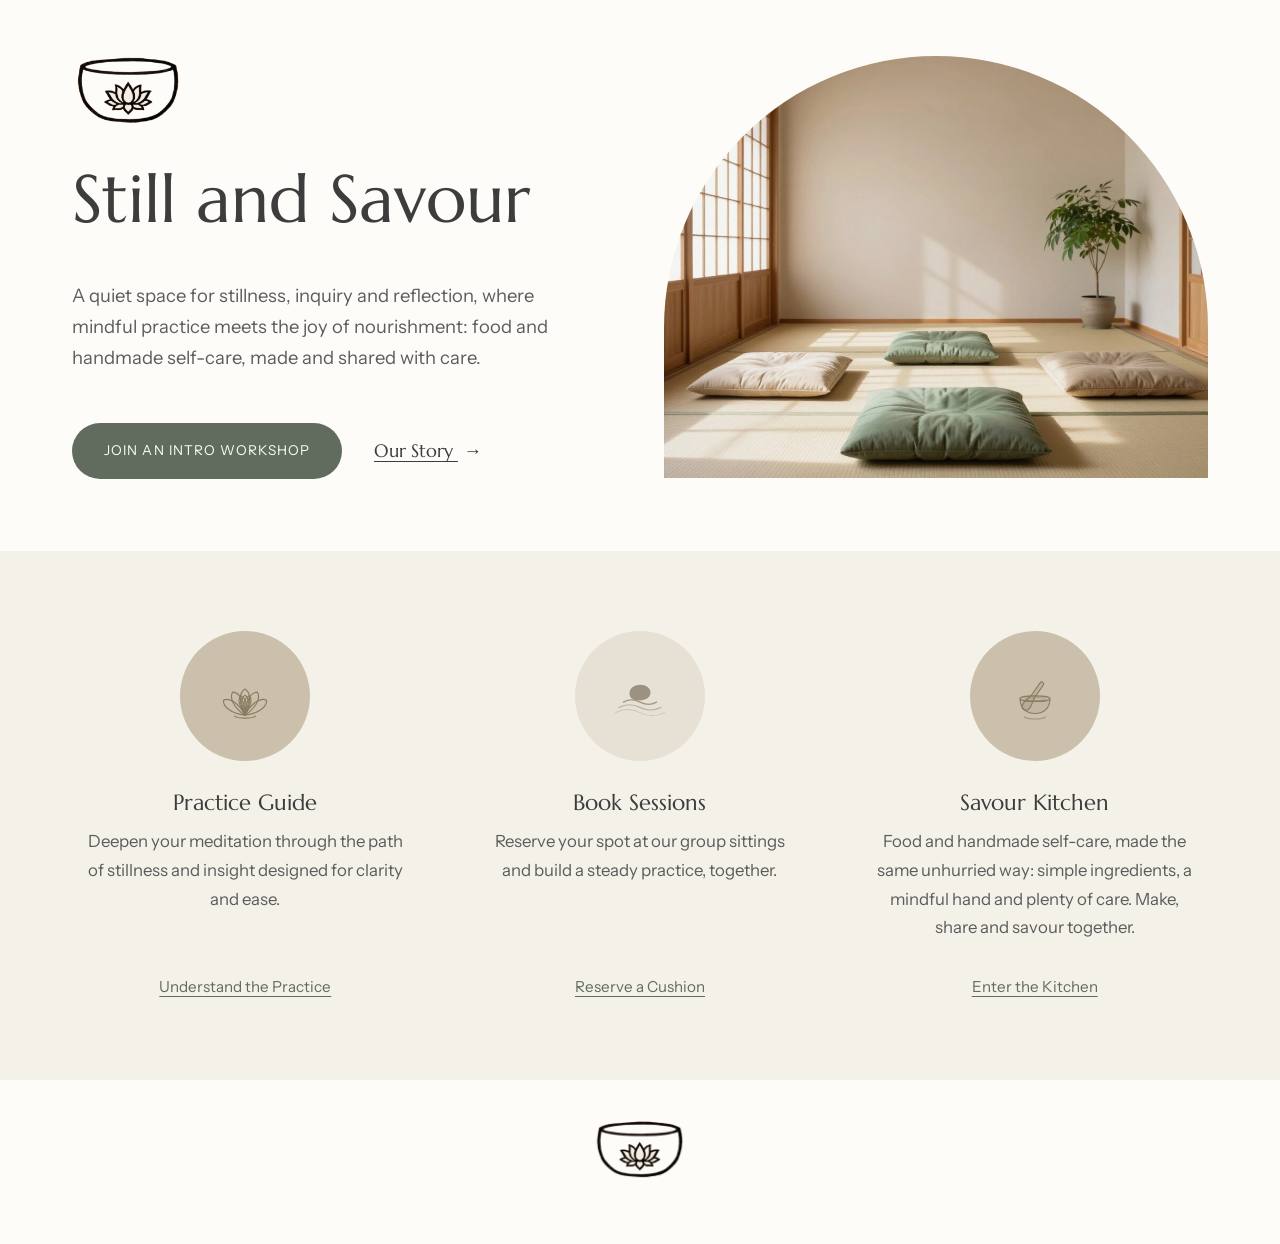
<file: index.html>
<!DOCTYPE html>
<html lang="en">
<head>
  <meta charset="UTF-8">
  <meta name="viewport" content="width=device-width, initial-scale=1.0">
  <title>Still and Savour</title>
  <meta name="description" content="A quiet space for stillness, inquiry and reflection, where mindful practice meets the joy of nourishment: food and handmade self-care, made and shared with care.">
  <link rel="stylesheet" href="styles.css">
</head>
<body>

  <main>

    <section class="hero">
      <div class="wrap">

        <div class="hero-top">
          <a class="logo-mark" href="index.html">
            <img src="images/logo.png" alt="Still and Savour logo">
          </a>
          <h1>Still and Savour</h1>
          <p class="lede">A quiet space for stillness, inquiry and reflection, where mindful practice meets the joy of nourishment: food and handmade self-care, made and shared with care.</p>
        </div>

        <div class="hero-visual">
          <div class="arch">
            <img src="images/hero-arch.jpg" alt="A quiet tatami room with floor cushions, shoji screens and a potted plant">
          </div>
        </div>

        <div class="hero-actions">
          <a class="btn btn-primary" href="https://cal.com/stillandsavour">Join an Intro Workshop</a>
          <a class="link-arrow" href="about.html">Our Story <span class="arrow">&#8594;</span></a>
        </div>

      </div>
    </section>

    <section class="section section-alt">
      <div class="wrap">
        <div class="card-grid">

          <div class="card">
            <div class="card-icon icon-tan">
              <svg viewBox="0 0 64 64" fill="none" stroke="currentColor" stroke-width="1.3" stroke-linejoin="round" stroke-linecap="round" xmlns="http://www.w3.org/2000/svg" aria-hidden="true">
                <g transform="translate(32,54)">
                  <path d="M0,0 C-7,-13 -7,-26 0,-30 C7,-26 7,-13 0,0 Z" transform="rotate(-55)"/>
                  <path d="M0,0 C-7,-13 -7,-26 0,-30 C7,-26 7,-13 0,0 Z" transform="rotate(-28)"/>
                  <path d="M0,0 C-7,-13 -7,-26 0,-30 C7,-26 7,-13 0,0 Z"/>
                  <path d="M0,0 C-7,-13 -7,-26 0,-30 C7,-26 7,-13 0,0 Z" transform="rotate(28)"/>
                  <path d="M0,0 C-7,-13 -7,-26 0,-30 C7,-26 7,-13 0,0 Z" transform="rotate(55)"/>
                </g>
                <g transform="translate(32,51)">
                  <path d="M0,0 C-5,-8 -5,-16 0,-20 C5,-16 5,-8 0,0 Z" transform="rotate(-14)"/>
                  <path d="M0,0 C-5,-8 -5,-16 0,-20 C5,-16 5,-8 0,0 Z"/>
                  <path d="M0,0 C-5,-8 -5,-16 0,-20 C5,-16 5,-8 0,0 Z" transform="rotate(14)"/>
                </g>
                <path d="M20,55 C24,58 40,58 44,55" />
              </svg>
            </div>
            <h3>Practice Guide</h3>
            <p>Deepen your meditation through the path of stillness and insight designed for clarity and ease.</p>
            <a class="text-link" href="https://saurabh50.substack.com/p/unconditioning-our-mind">Understand the Practice</a>
          </div>

          <div class="card">
            <div class="card-icon icon-cream">
              <svg viewBox="0 0 64 64" fill="none" stroke="currentColor" stroke-linecap="round" xmlns="http://www.w3.org/2000/svg" aria-hidden="true">
                <path d="M13 39 Q 22 34 32 39 T 51 39" stroke-width="1.4" opacity="0.9"/>
                <path d="M8 45 Q 20 39 32 45 T 56 45" stroke-width="1.3" opacity="0.6"/>
                <path d="M4 51 Q 18 44 32 51 T 60 51" stroke-width="1.2" opacity="0.35"/>
                <path d="M20,29 C20,23 25,19 32,19 C39,19 44,23 44,28 C44,34 38,37 31,37 C24,37 20,34 20,29 Z" fill="currentColor" stroke="none"/>
              </svg>
            </div>
            <h3>Book Sessions</h3>
            <p>Reserve your spot at our group sittings and build a steady practice, together.</p>
            <a class="text-link" href="https://cal.com/stillandsavour">Reserve a Cushion</a>
          </div>

          <div class="card">
            <div class="card-icon icon-tan">
              <svg viewBox="0 0 64 64" fill="none" stroke="currentColor" stroke-width="1.3" stroke-linecap="round" stroke-linejoin="round" xmlns="http://www.w3.org/2000/svg" aria-hidden="true">
                <path d="M15,35 C15,46 22,52 32,52 C42,52 49,46 49,35 C49,33.2 41.9,31.8 32,31.8 C22.1,31.8 15,33.2 15,35 Z" fill="currentColor" opacity="0.12"/>
                <ellipse cx="32" cy="35" rx="17" ry="3.2"/>
                <ellipse cx="32" cy="35.5" rx="11" ry="1.8" opacity="0.4"/>
                <path d="M15,35 C15,46 22,52 32,52 C42,52 49,46 49,35"/>
                <g transform="translate(30,32) rotate(35)">
                  <path d="M0,-19 C1.3,-19 2.2,-18 2.2,-16.5 L2.2,-2 C2.2,4 4.5,8 4.5,13 C4.5,17 2.5,19 0,19 C-2.5,19 -4.5,17 -4.5,13 C-4.5,8 -2.2,4 -2.2,-2 L-2.2,-16.5 C-2.2,-18 -1.3,-19 0,-19 Z" fill="currentColor" opacity="0.18"/>
                  <path d="M0,-19 C1.3,-19 2.2,-18 2.2,-16.5 L2.2,-2 C2.2,4 4.5,8 4.5,13 C4.5,17 2.5,19 0,19 C-2.5,19 -4.5,17 -4.5,13 C-4.5,8 -2.2,4 -2.2,-2 L-2.2,-16.5 C-2.2,-18 -1.3,-19 0,-19 Z"/>
                </g>
                <path d="M20,56 C24,59 40,59 44,56" opacity="0.6"/>
              </svg>
            </div>
            <h3>Savour Kitchen</h3>
            <p>Food and handmade self-care, made the same unhurried way: simple ingredients, a mindful hand and plenty of care. Make, share and savour together.</p>
            <a class="text-link" href="https://saurabh50.substack.com/s/savour">Enter the Kitchen</a>
          </div>

        </div>
      </div>
    </section>

  </main>

  <footer class="site-footer">
    <div class="wrap">
      <a class="logo-mark" href="index.html">
        <img src="images/logo.png" alt="Still and Savour logo">
      </a>
    </div>
  </footer>

</body>
</html>
</file>
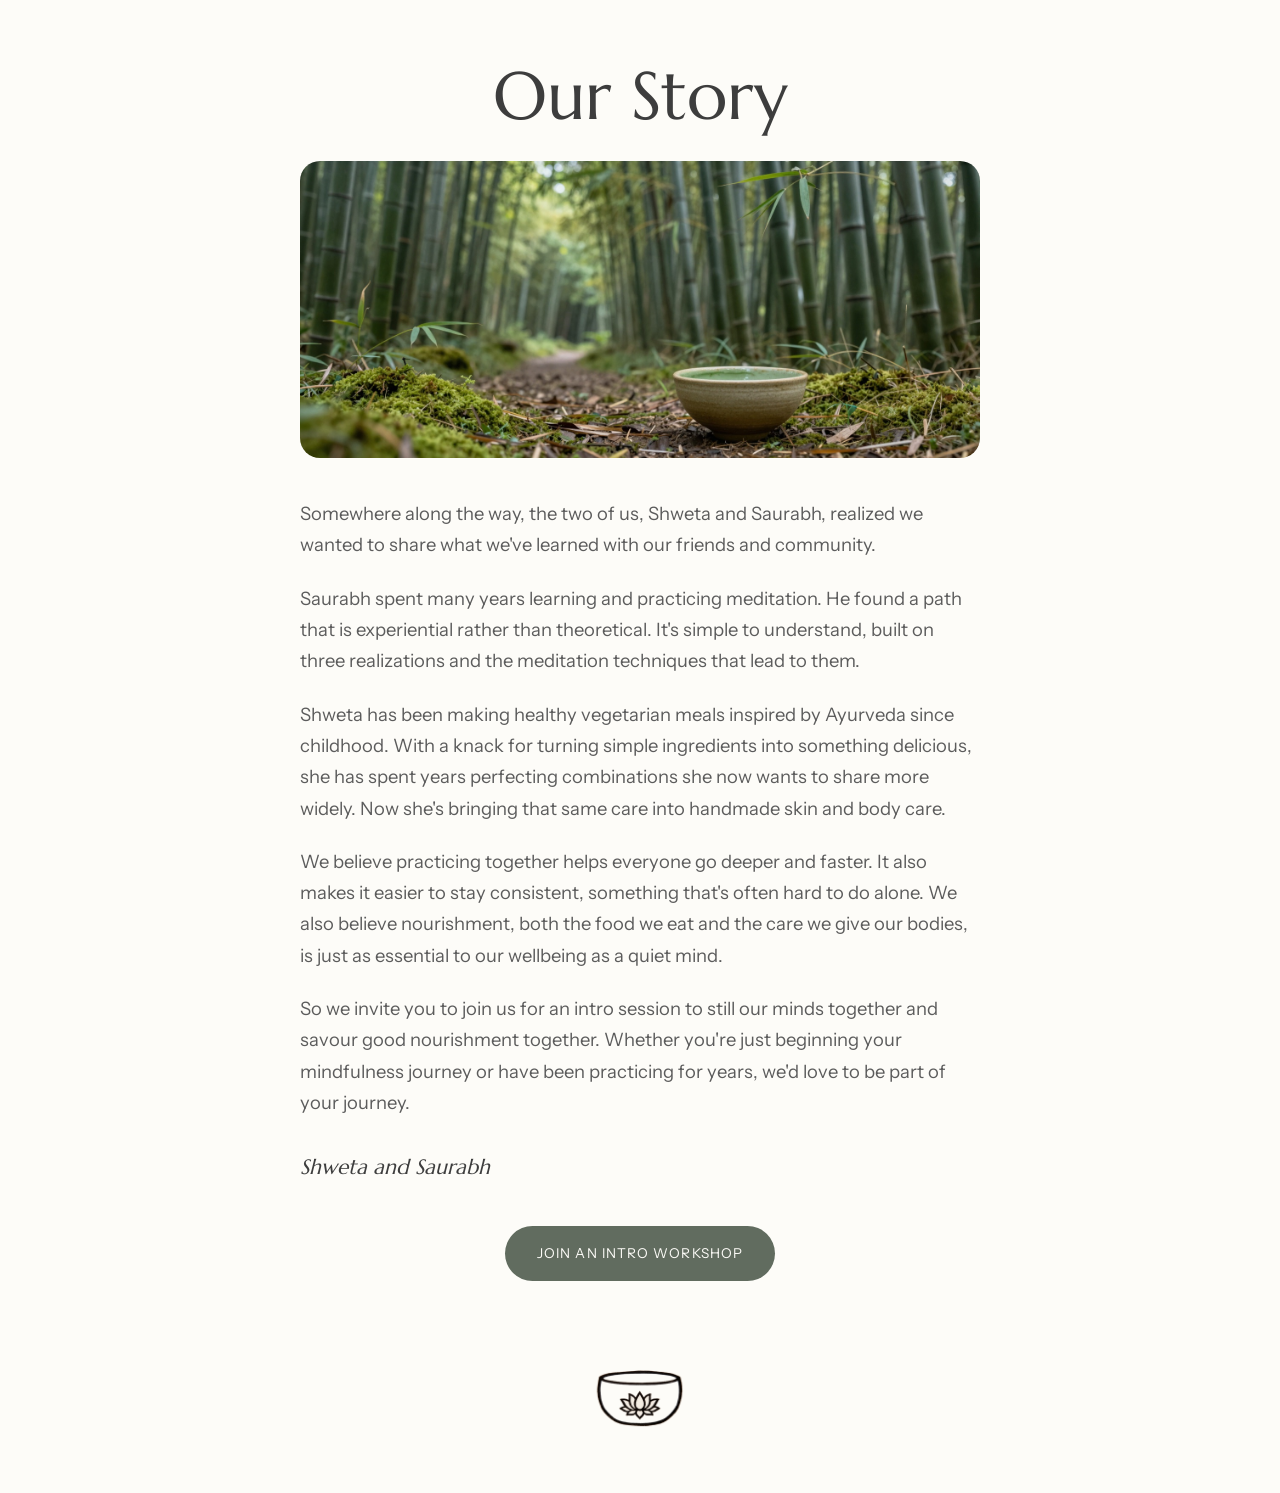
<file: about.html>
<!DOCTYPE html>
<html lang="en">
<head>
  <meta charset="UTF-8">
  <meta name="viewport" content="width=device-width, initial-scale=1.0">
  <title>About | Still and Savour</title>
  <meta name="description" content="Our story, Shweta and Saurabh, and why we started Still and Savour.">
  <link rel="stylesheet" href="styles.css">
</head>
<body>

  <main>
    <section class="hero about-hero">
      <div class="wrap">
 
        <h1>Our Story</h1>
      </div>
    </section>

    <section class="about-content wrap">
      <img class="about-banner" src="images/about-hero.jpg" alt="A quiet bamboo forest path with a ceramic tea bowl resting among moss">

      <p>Somewhere along the way, the two of us, Shweta and Saurabh, realized we wanted to share what we've learned with our friends and community.</p>

      <p>Saurabh spent many years learning and practicing meditation. He found a path that is experiential rather than theoretical. It's simple to understand, built on three realizations and the meditation techniques that lead to them.</p>

      <p>Shweta has been making healthy vegetarian meals inspired by Ayurveda since childhood. With a knack for turning simple ingredients into something delicious, she has spent years perfecting combinations she now wants to share more widely. Now she's bringing that same care into handmade skin and body care.</p>

      <p>We believe practicing together helps everyone go deeper and faster. It also makes it easier to stay consistent, something that's often hard to do alone. We also believe nourishment, both the food we eat and the care we give our bodies, is just as essential to our wellbeing as a quiet mind.</p>

      <p>So we invite you to join us for an intro session to still our minds together and savour good nourishment together. Whether you're just beginning your mindfulness journey or have been practicing for years, we'd love to be part of your journey.</p>

      <p class="signature">Shweta and Saurabh</p>

      <div class="about-cta">
        <a class="btn btn-primary" href="https://cal.com/stillandsavour">Join an Intro Workshop</a>
      </div>
    </section>
  </main>

  <footer class="site-footer">
    <div class="wrap">
      <a class="logo-mark" href="index.html">
        <img src="images/logo.png" alt="Still and Savour logo">
      </a>
    </div>
  </footer>

</body>
</html>
</file>
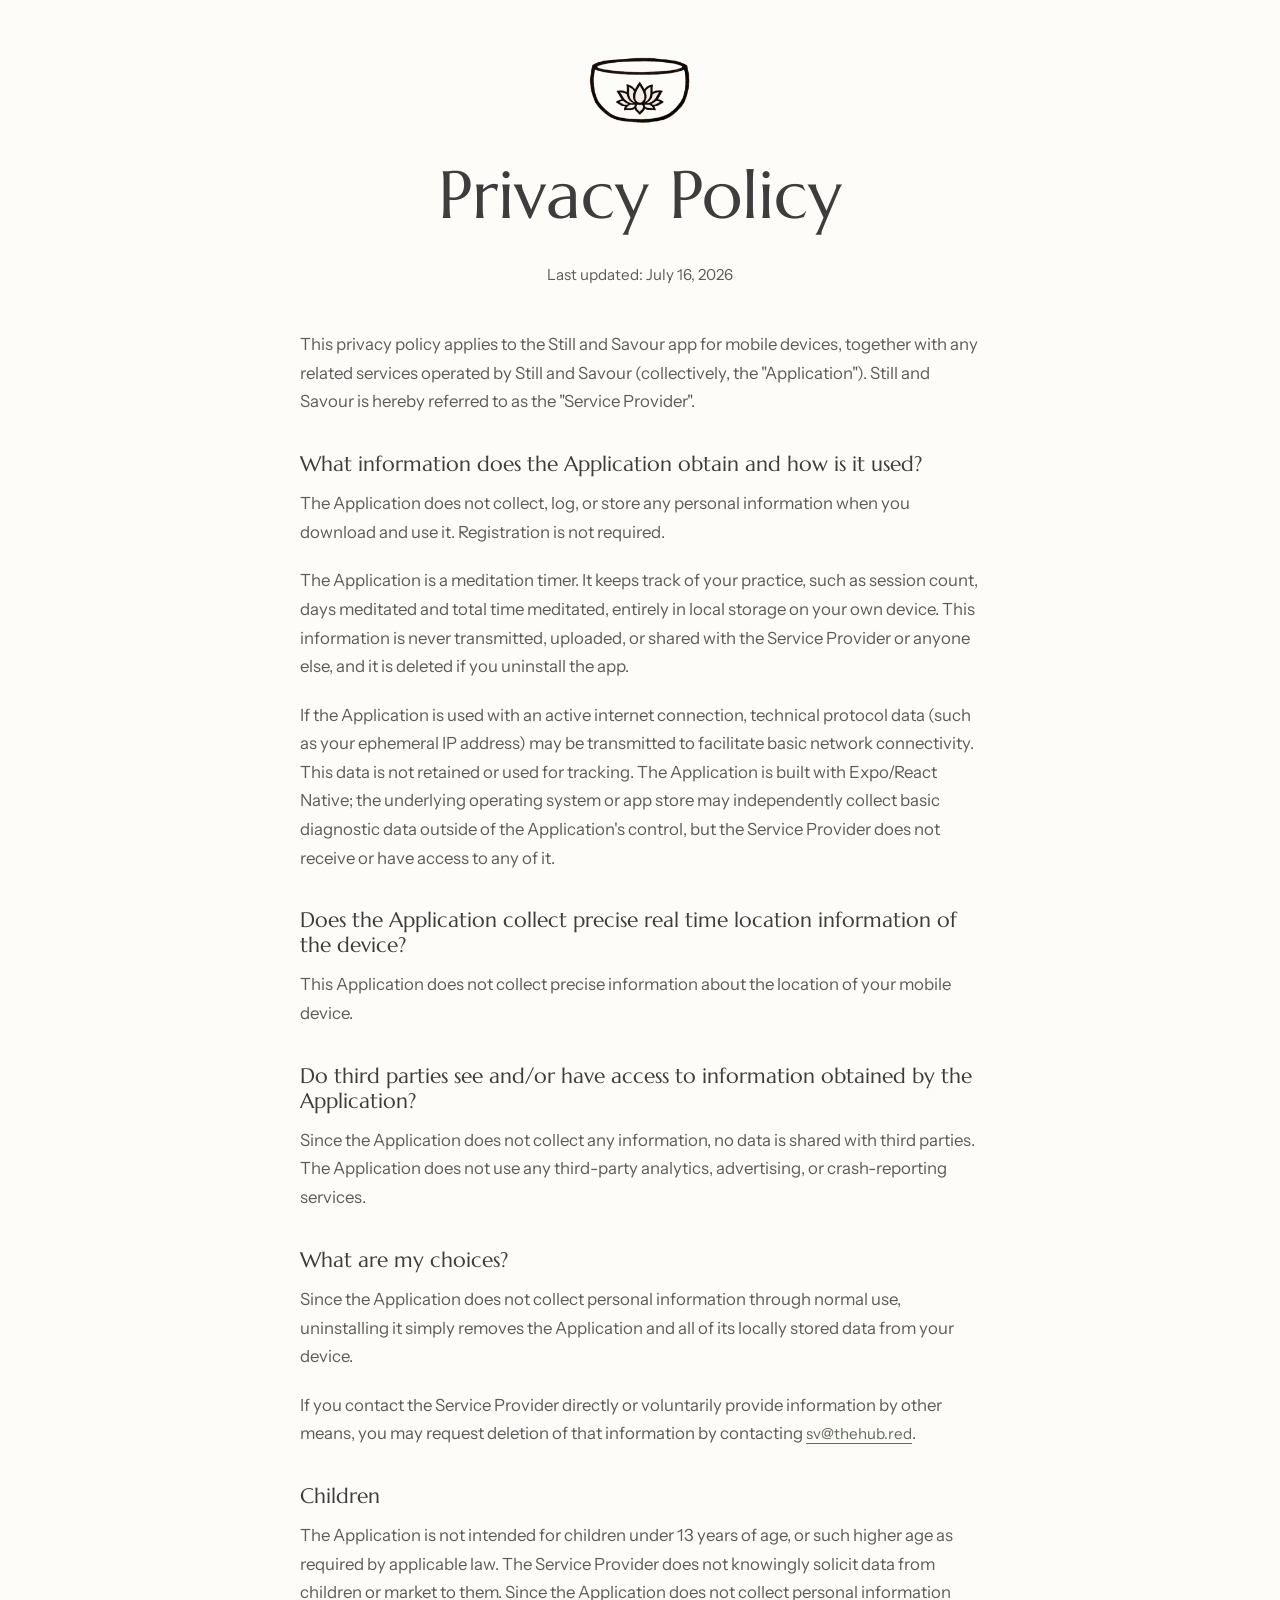
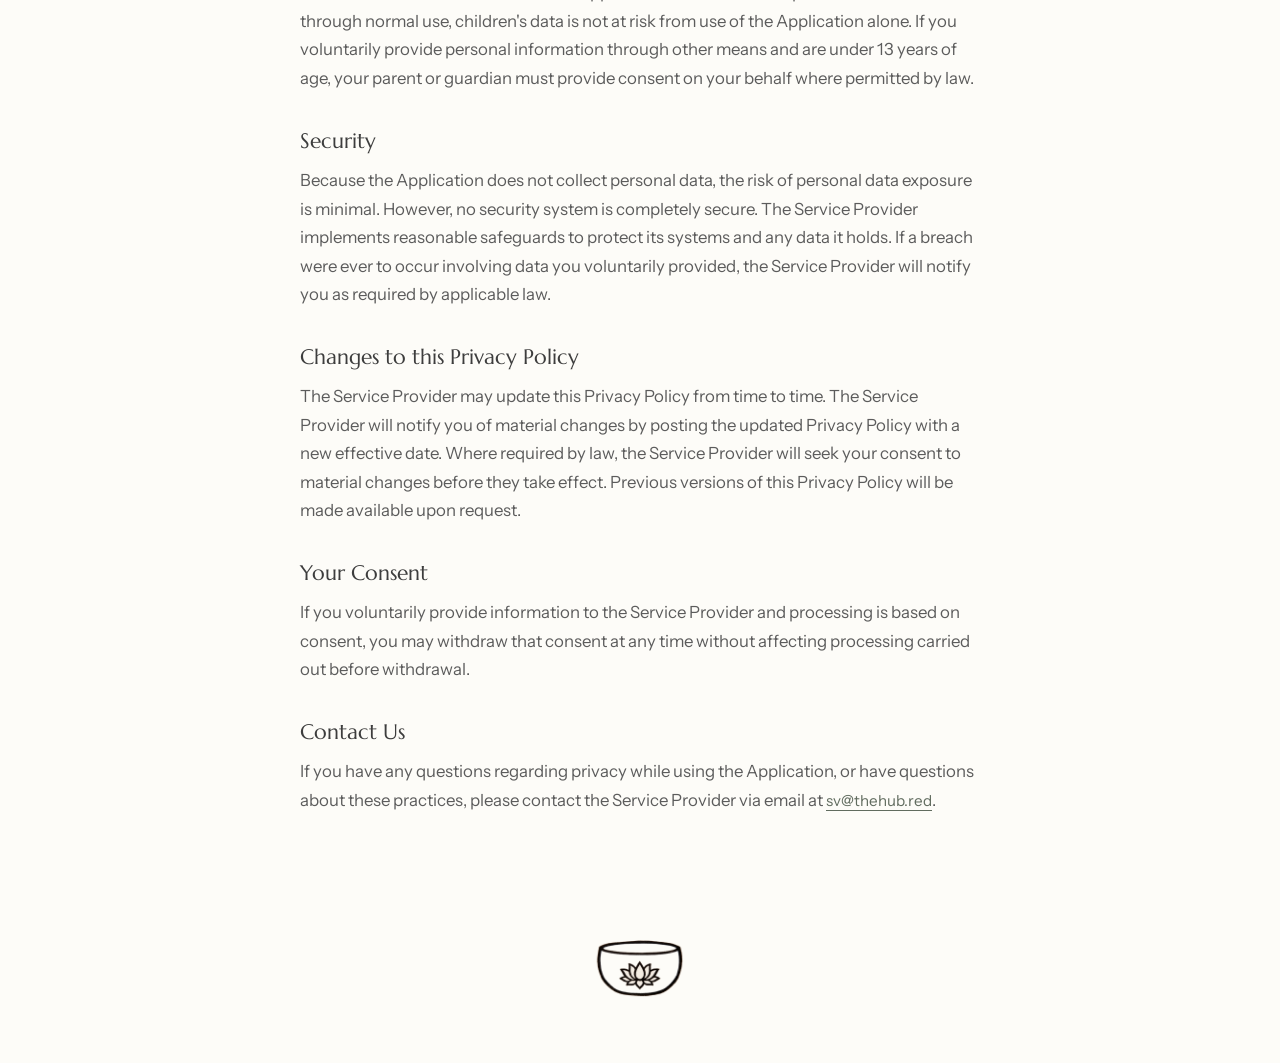
<file: privacy.html>
<!DOCTYPE html>
<html lang="en">
<head>
  <meta charset="UTF-8">
  <meta name="viewport" content="width=device-width, initial-scale=1.0">
  <title>Privacy Policy | Still and Savour</title>
  <meta name="description" content="Privacy policy for the Still and Savour mobile app.">
  <link rel="stylesheet" href="styles.css">
</head>
<body>

  <main>
    <section class="hero legal-hero">
      <div class="wrap">
        <a class="logo-mark" href="index.html">
          <img src="images/logo.png" alt="Still and Savour logo">
        </a>
        <h1>Privacy Policy</h1>
        <p class="legal-updated">Last updated: July 16, 2026</p>
      </div>
    </section>

    <section class="legal-content wrap">
      <p>This privacy policy applies to the Still and Savour app for mobile devices, together with any related services operated by Still and Savour (collectively, the "Application"). Still and Savour is hereby referred to as the "Service Provider".</p>

      <h2>What information does the Application obtain and how is it used?</h2>
      <p>The Application does not collect, log, or store any personal information when you download and use it. Registration is not required.</p>
      <p>The Application is a meditation timer. It keeps track of your practice, such as session count, days meditated and total time meditated, entirely in local storage on your own device. This information is never transmitted, uploaded, or shared with the Service Provider or anyone else, and it is deleted if you uninstall the app.</p>
      <p>If the Application is used with an active internet connection, technical protocol data (such as your ephemeral IP address) may be transmitted to facilitate basic network connectivity. This data is not retained or used for tracking. The Application is built with Expo/React Native; the underlying operating system or app store may independently collect basic diagnostic data outside of the Application's control, but the Service Provider does not receive or have access to any of it.</p>

      <h2>Does the Application collect precise real time location information of the device?</h2>
      <p>This Application does not collect precise information about the location of your mobile device.</p>

      <h2>Do third parties see and/or have access to information obtained by the Application?</h2>
      <p>Since the Application does not collect any information, no data is shared with third parties. The Application does not use any third-party analytics, advertising, or crash-reporting services.</p>

      <h2>What are my choices?</h2>
      <p>Since the Application does not collect personal information through normal use, uninstalling it simply removes the Application and all of its locally stored data from your device.</p>
      <p>If you contact the Service Provider directly or voluntarily provide information by other means, you may request deletion of that information by contacting <a class="text-link" href="mailto:sv@thehub.red">sv@thehub.red</a>.</p>

      <h2>Children</h2>
      <p>The Application is not intended for children under 13 years of age, or such higher age as required by applicable law. The Service Provider does not knowingly solicit data from children or market to them. Since the Application does not collect personal information through normal use, children's data is not at risk from use of the Application alone. If you voluntarily provide personal information through other means and are under 13 years of age, your parent or guardian must provide consent on your behalf where permitted by law.</p>

      <h2>Security</h2>
      <p>Because the Application does not collect personal data, the risk of personal data exposure is minimal. However, no security system is completely secure. The Service Provider implements reasonable safeguards to protect its systems and any data it holds. If a breach were ever to occur involving data you voluntarily provided, the Service Provider will notify you as required by applicable law.</p>

      <h2>Changes to this Privacy Policy</h2>
      <p>The Service Provider may update this Privacy Policy from time to time. The Service Provider will notify you of material changes by posting the updated Privacy Policy with a new effective date. Where required by law, the Service Provider will seek your consent to material changes before they take effect. Previous versions of this Privacy Policy will be made available upon request.</p>

      <h2>Your Consent</h2>
      <p>If you voluntarily provide information to the Service Provider and processing is based on consent, you may withdraw that consent at any time without affecting processing carried out before withdrawal.</p>

      <h2>Contact Us</h2>
      <p>If you have any questions regarding privacy while using the Application, or have questions about these practices, please contact the Service Provider via email at <a class="text-link" href="mailto:sv@thehub.red">sv@thehub.red</a>.</p>
    </section>
  </main>

  <footer class="site-footer">
    <div class="wrap">
      <a class="logo-mark" href="index.html">
        <img src="images/logo.png" alt="Still and Savour logo">
      </a>
    </div>
  </footer>

</body>
</html>
</file>
<file: styles.css>
/* Still and Savour — shared styles */

@import url('https://fonts.googleapis.com/css2?family=Marcellus&family=Instrument+Sans:ital,wght@0,400;0,500;0,600;1,400&display=swap');

:root {
  --bg: #fdfcf8;
  --bg-alt: #f4f1e9;
  --text: #3d3d3d;
  --text-muted: #5c5c5c;
  --sage: #616c5f;
  --sage-dark: #4c5548;
  --circle-tan: #cac0ac;
  --circle-tan-line: #8a7c62;
  --circle-cream: #e6e1d4;
  --circle-cream-line: #9c9280;
  --border: #e7e1d3;
  --max-width: 1200px;
}

* {
  box-sizing: border-box;
}

html {
  scroll-behavior: smooth;
}

body {
  margin: 0;
  overflow-x: hidden;
  background: var(--bg);
  color: var(--text);
  font-family: 'Instrument Sans', -apple-system, BlinkMacSystemFont, 'Segoe UI', sans-serif;
  font-weight: 400;
  font-size: 1.05rem;
  line-height: 1.7;
  -webkit-font-smoothing: antialiased;
}

h1, h2, h3 {
  font-family: 'Marcellus', Georgia, serif;
  font-weight: 400;
  line-height: 1.2;
  margin: 0 0 0.6em;
  color: var(--text);
}

h1 {
  font-size: clamp(2.6rem, 5.5vw, 4.2rem);
  font-weight: 400;
}

h2 {
  font-size: clamp(1.6rem, 3vw, 2.1rem);
}

p {
  margin: 0 0 1.2em;
  font-weight: 400;
}

a {
  color: inherit;
}

img {
  max-width: 100%;
  display: block;
}

.wrap {
  max-width: var(--max-width);
  margin: 0 auto;
  padding: 0 2rem;
}

/* Logo mark (used as opener above hero heading, and centered in footer) */

.logo-mark {
  display: inline-block;
  margin-bottom: 1.5rem;
  text-decoration: none;
}

.logo-mark img {
  height: 70px;
  width: auto;
}

/* Buttons + links */

.btn {
  display: inline-flex;
  align-items: center;
  gap: 0.5rem;
  text-decoration: none;
  font-weight: 400;
}

.btn-primary {
  background: var(--sage);
  color: var(--bg);
  padding: 1rem 2rem;
  border-radius: 999px;
  font-size: 0.85rem;
  letter-spacing: 0.08em;
  text-transform: uppercase;
  transition: background 0.15s ease;
}

.btn-primary:hover {
  background: var(--sage-dark);
}

.link-arrow {
  font-family: 'Marcellus', Georgia, serif;
  font-size: 1.15rem;
  color: var(--text);
  text-decoration: underline;
  text-underline-offset: 4px;
  transition: color 0.15s ease;
}

.link-arrow:hover {
  color: var(--sage-dark);
}

.link-arrow .arrow {
  display: inline-block;
  margin-left: 0.35rem;
  transition: transform 0.15s ease;
}

.link-arrow:hover .arrow {
  transform: translateX(3px);
}

.text-link {
  font-size: 0.95rem;
  color: var(--sage);
  text-decoration: underline;
  text-underline-offset: 4px;
  transition: color 0.15s ease;
}

.text-link:hover {
  color: var(--sage-dark);
}

/* Hero */

.hero .wrap {
  display: grid;
  grid-template-columns: 1fr 1fr;
  grid-template-areas: "top visual" "actions visual";
  align-items: center;
  gap: 1.75rem 3rem;
  padding-top: 3.5rem;
  padding-bottom: 4.5rem;
}

.hero-top {
  grid-area: top;
  min-width: 0;
}

.hero-visual {
  grid-area: visual;
  min-width: 0;
  width: 100%;
}

.hero-actions {
  grid-area: actions;
}

.hero-top p.lede {
  font-size: 1.15rem;
  color: var(--text-muted);
  max-width: 480px;
}

.hero-actions {
  display: flex;
  align-items: center;
  gap: 2rem;
  flex-wrap: wrap;
}

.arch {
  width: 100%;
  aspect-ratio: 4 / 3.1;
  border-radius: 999px 999px 0 0;
  overflow: hidden;
  display: block;
}

.arch img {
  display: block;
  width: 100%;
  height: 100%;
  object-fit: cover;
}

/* Cards */

.section {
  padding: 5rem 0;
}

.section-alt {
  background: var(--bg-alt);
}

.card-grid {
  display: grid;
  grid-template-columns: repeat(3, 1fr);
  gap: 3rem;
  text-align: center;
}

.card {
  display: flex;
  flex-direction: column;
  align-items: center;
}

.card-icon {
  width: 130px;
  height: 130px;
  border-radius: 50%;
  display: flex;
  align-items: center;
  justify-content: center;
  margin: 0 auto 1.75rem;
}

.card-icon svg {
  width: 56px;
  height: 56px;
}

.icon-tan {
  background: var(--circle-tan);
  color: var(--circle-tan-line);
}

.icon-cream {
  background: var(--circle-cream);
  color: var(--circle-cream-line);
}

.card h3 {
  font-size: 1.4rem;
  margin-bottom: 0.75rem;
}

.card p {
  color: var(--text-muted);
  max-width: 320px;
  margin-left: auto;
  margin-right: auto;
}

.card .text-link {
  display: inline-block;
  margin-top: auto;
  padding-top: 0.75rem;
}

/* About page */

.about-hero .wrap {
  display: block;
  text-align: center;
  padding-bottom: 1.5rem;
}

.about-hero h1 {
  margin-bottom: 0;
}

.about-hero .logo-mark {
  margin-bottom: 1.25rem;
}

.about-content {
  max-width: 680px;
  margin: 0 auto;
  padding: 0 0 3rem;
}

.about-banner {
  width: 100%;
  aspect-ratio: 16 / 7;
  object-fit: cover;
  border-radius: 20px;
  margin-bottom: 2.5rem;
}

.about-content p:not(.signature) {
  color: var(--text-muted);
  font-size: 1.15rem;
}

/* Legal / privacy page */

.legal-hero .wrap {
  display: block;
  text-align: center;
  padding-bottom: 1.5rem;
}

.legal-hero h1 {
  margin-bottom: 0.4em;
}

.legal-hero .logo-mark {
  margin-bottom: 1.25rem;
}

.legal-updated {
  color: var(--text-muted);
  font-size: 0.95rem;
}

.legal-content {
  max-width: 680px;
  margin: 0 auto;
  padding: 0 0 4rem;
}

.legal-content h2 {
  font-size: 1.3rem;
  margin-top: 2.25rem;
}

.legal-content p {
  color: var(--text-muted);
  font-size: 1.05rem;
}

.signature {
  font-family: 'Marcellus', Georgia, serif;
  font-style: italic;
  font-size: 1.3rem;
  margin-top: 2rem;
  color: var(--text);
}

.about-cta {
  text-align: center;
  margin-top: 2.5rem;
}

/* Footer */

.site-footer {
  padding: 2.5rem 0 3.5rem;
  text-align: center;
}

.site-footer .logo-mark {
  margin-bottom: 0;
}

.site-footer img {
  height: 60px;
  width: auto;
  margin: 0 auto;
}

/* Responsive */

@media (max-width: 900px) {
  .hero .wrap {
    grid-template-columns: 1fr;
    grid-template-areas: "top" "visual" "actions";
  }

  .hero-visual {
    max-width: 420px;
    margin: 0 auto;
  }

  .card-grid {
    grid-template-columns: 1fr;
    gap: 3.5rem;
  }
}

@media (max-width: 560px) {
  .wrap {
    padding: 0 1.25rem;
  }

  .hero .wrap {
    padding-bottom: 3rem;
  }

  .hero-top {
    text-align: center;
  }

  .hero-top p.lede {
    margin-left: auto;
    margin-right: auto;
  }

  .hero-actions {
    flex-direction: column;
    justify-content: center;
    gap: 1.25rem;
  }
}
</file>
